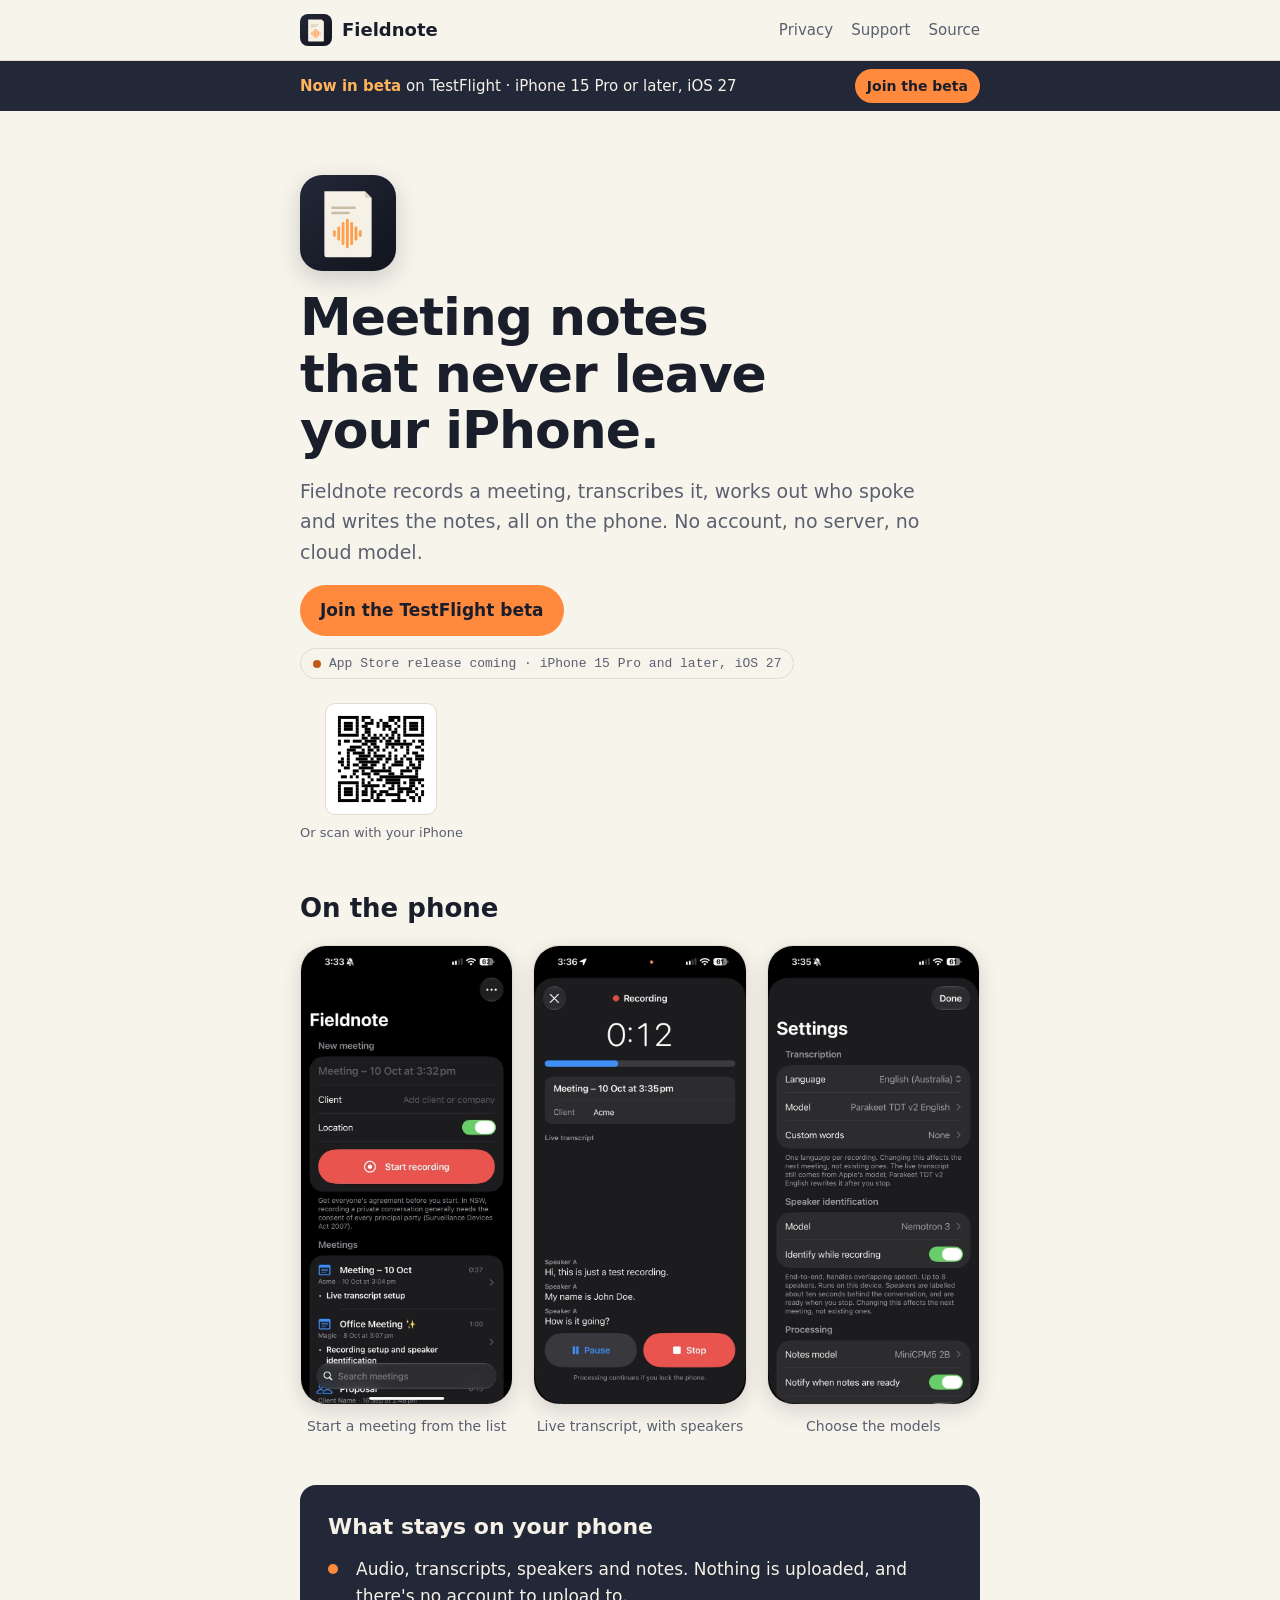
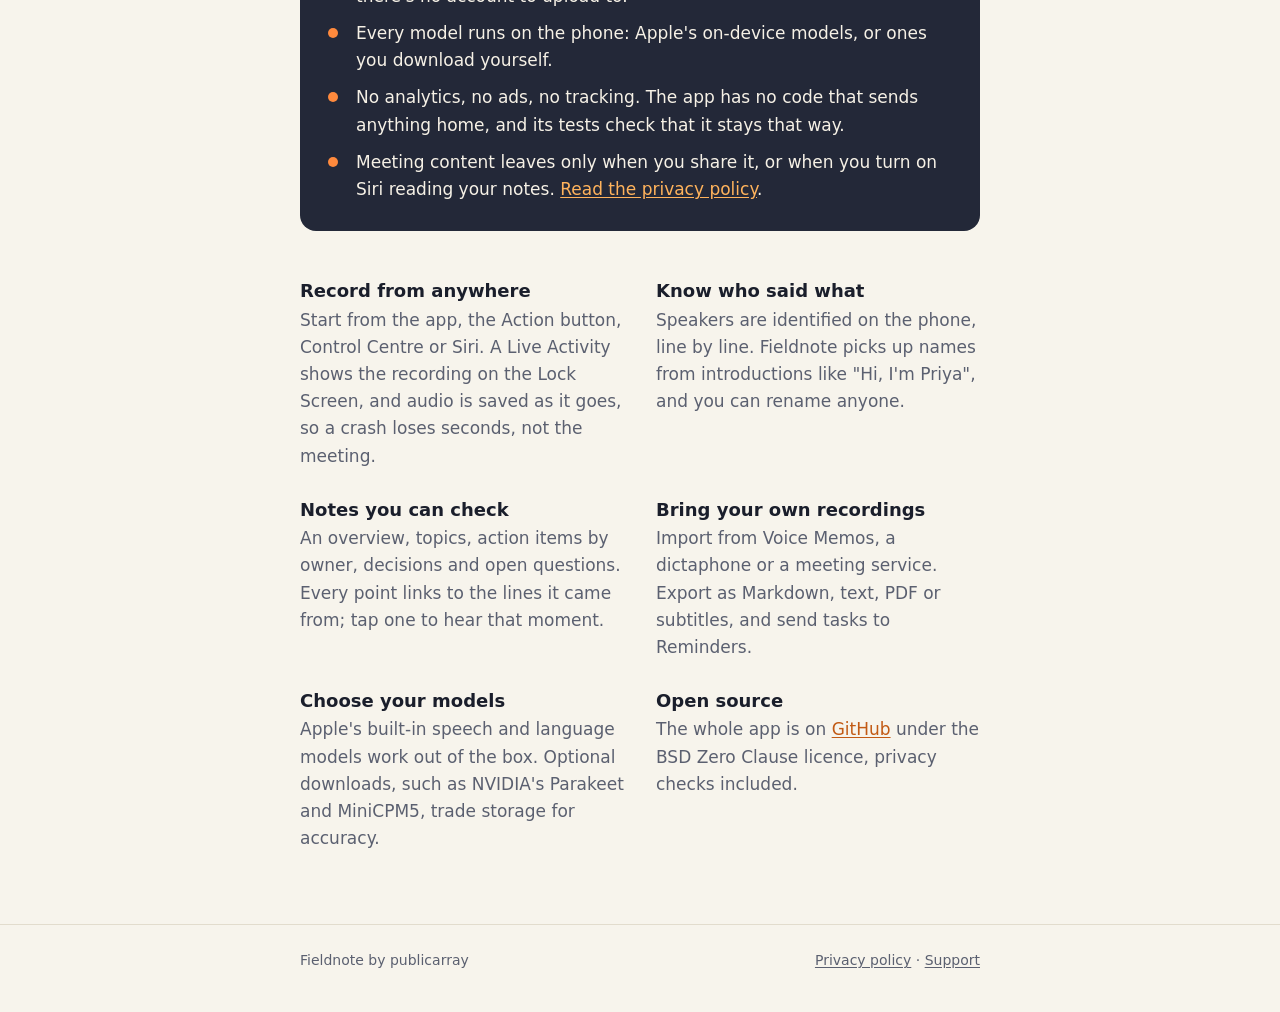
<file: docs/index.html>
<!doctype html>
<html lang="en">
<head>
<meta charset="utf-8">
<meta name="viewport" content="width=device-width, initial-scale=1">
<title>Fieldnote</title>
<meta name="description" content="A meeting recorder for iPhone that transcribes, works out who spoke and writes notes, all on the phone.">
<link rel="icon" href="icon.svg" type="image/svg+xml">
<meta property="og:title" content="Fieldnote">
<meta property="og:description" content="Meeting notes that never leave your iPhone. Transcripts, speakers and notes, all on the device.">
<meta property="og:image" content="https://array-ai.github.io/fieldnotes/social-preview.png">
<meta property="og:url" content="https://array-ai.github.io/fieldnotes/">
<meta name="twitter:card" content="summary_large_image">
<link rel="stylesheet" href="style.css">
</head>
<body>
<header class="site-head">
  <div class="wrap">
    <a class="brand" href="./"><img src="icon.svg" alt="">Fieldnote</a>
    <nav class="site-nav">
      <a href="privacy.html">Privacy</a>
      <a href="support.html">Support</a>
      <a href="https://github.com/array-ai/fieldnotes">Source</a>
    </nav>
  </div>
</header>
<aside class="beta" aria-label="TestFlight beta">
  <div class="wrap">
    <span><strong>Now in beta</strong> on TestFlight · iPhone 15 Pro or later, iOS 27</span>
    <a class="beta-button" href="https://testflight.apple.com/join/c2M82CMX">Join the beta</a>
  </div>
</aside>

<main class="wrap">
  <section class="hero">
    <img class="hero-icon" src="icon.svg" alt="Fieldnote app icon">
    <h1>Meeting notes that never leave your iPhone.</h1>
    <p>Fieldnote records a meeting, transcribes it, works out who spoke and writes the notes, all on the phone. No account, no server, no cloud model.</p>
    <div class="get-beta">
      <div class="hero-actions">
        <a class="beta-button" href="https://testflight.apple.com/join/c2M82CMX">Join the TestFlight beta</a>
        <span class="status">App Store release coming · iPhone 15 Pro and later, iOS 27</span>
      </div>
      <figure class="qr">
        <img src="testflight-qr.svg" width="112" height="112" alt="QR code for the Fieldnote TestFlight beta">
        <figcaption>Or scan with your iPhone</figcaption>
      </figure>
    </div>

  </section>

  <section class="screenshots" aria-labelledby="screenshots-title">
    <h2 id="screenshots-title" class="section-title">On the phone</h2>
    <div class="screenshots-grid">
      <figure>
        <img src="ui-list.jpg" width="600" height="1301" loading="lazy" alt="The meeting list: a New meeting card with title, client, location and Start recording, then recent meetings with their topics">
        <figcaption>Start a meeting from the list</figcaption>
      </figure>
      <figure>
        <img src="ui-recording.jpg" width="600" height="1301" loading="lazy" alt="Recording: timer, level meter, the meeting's title and client, the live transcript with speakers, and Pause and Stop">
        <figcaption>Live transcript, with speakers</figcaption>
      </figure>
      <figure>
        <img src="ui-settings.jpg" width="600" height="1301" loading="lazy" alt="Settings: transcription language and model, speaker identification and the notes model">
        <figcaption>Choose the models</figcaption>
      </figure>
    </div>
  </section>

  <section class="promise" aria-labelledby="promise-title">
    <h2 id="promise-title">What stays on your phone</h2>
    <ul>
      <li><span>Audio, transcripts, speakers and notes. Nothing is uploaded, and there's no account to upload to.</span></li>
      <li><span>Every model runs on the phone: Apple's on-device models, or ones you download yourself.</span></li>
      <li><span>No analytics, no ads, no tracking. The app has no code that sends anything home, and its tests check that it stays that way.</span></li>
      <li><span>Meeting content leaves only when you share it, or when you turn on Siri reading your notes. <a href="privacy.html">Read the privacy policy</a>.</span></li>
    </ul>
  </section>

  <section class="features" aria-label="Features">
    <div>
      <h3>Record from anywhere</h3>
      <p>Start from the app, the Action button, Control Centre or Siri. A Live Activity shows the recording on the Lock Screen, and audio is saved as it goes, so a crash loses seconds, not the meeting.</p>
    </div>
    <div>
      <h3>Know who said what</h3>
      <p>Speakers are identified on the phone, line by line. Fieldnote picks up names from introductions like "Hi, I'm Priya", and you can rename anyone.</p>
    </div>
    <div>
      <h3>Notes you can check</h3>
      <p>An overview, topics, action items by owner, decisions and open questions. Every point links to the lines it came from; tap one to hear that moment.</p>
    </div>
    <div>
      <h3>Bring your own recordings</h3>
      <p>Import from Voice Memos, a dictaphone or a meeting service. Export as Markdown, text, PDF or subtitles, and send tasks to Reminders.</p>
    </div>
    <div>
      <h3>Choose your models</h3>
      <p>Apple's built-in speech and language models work out of the box. Optional downloads, such as NVIDIA's Parakeet and MiniCPM5, trade storage for accuracy.</p>
    </div>
    <div>
      <h3>Open source</h3>
      <p>The whole app is on <a href="https://github.com/array-ai/fieldnotes">GitHub</a> under the BSD Zero Clause licence, privacy checks included.</p>
    </div>
  </section>
</main>

<footer class="site-foot">
  <div class="wrap">
    <span>Fieldnote by publicarray</span>
    <span><a href="privacy.html">Privacy policy</a> · <a href="support.html">Support</a></span>
  </div>
</footer>
</body>
</html>
</file>
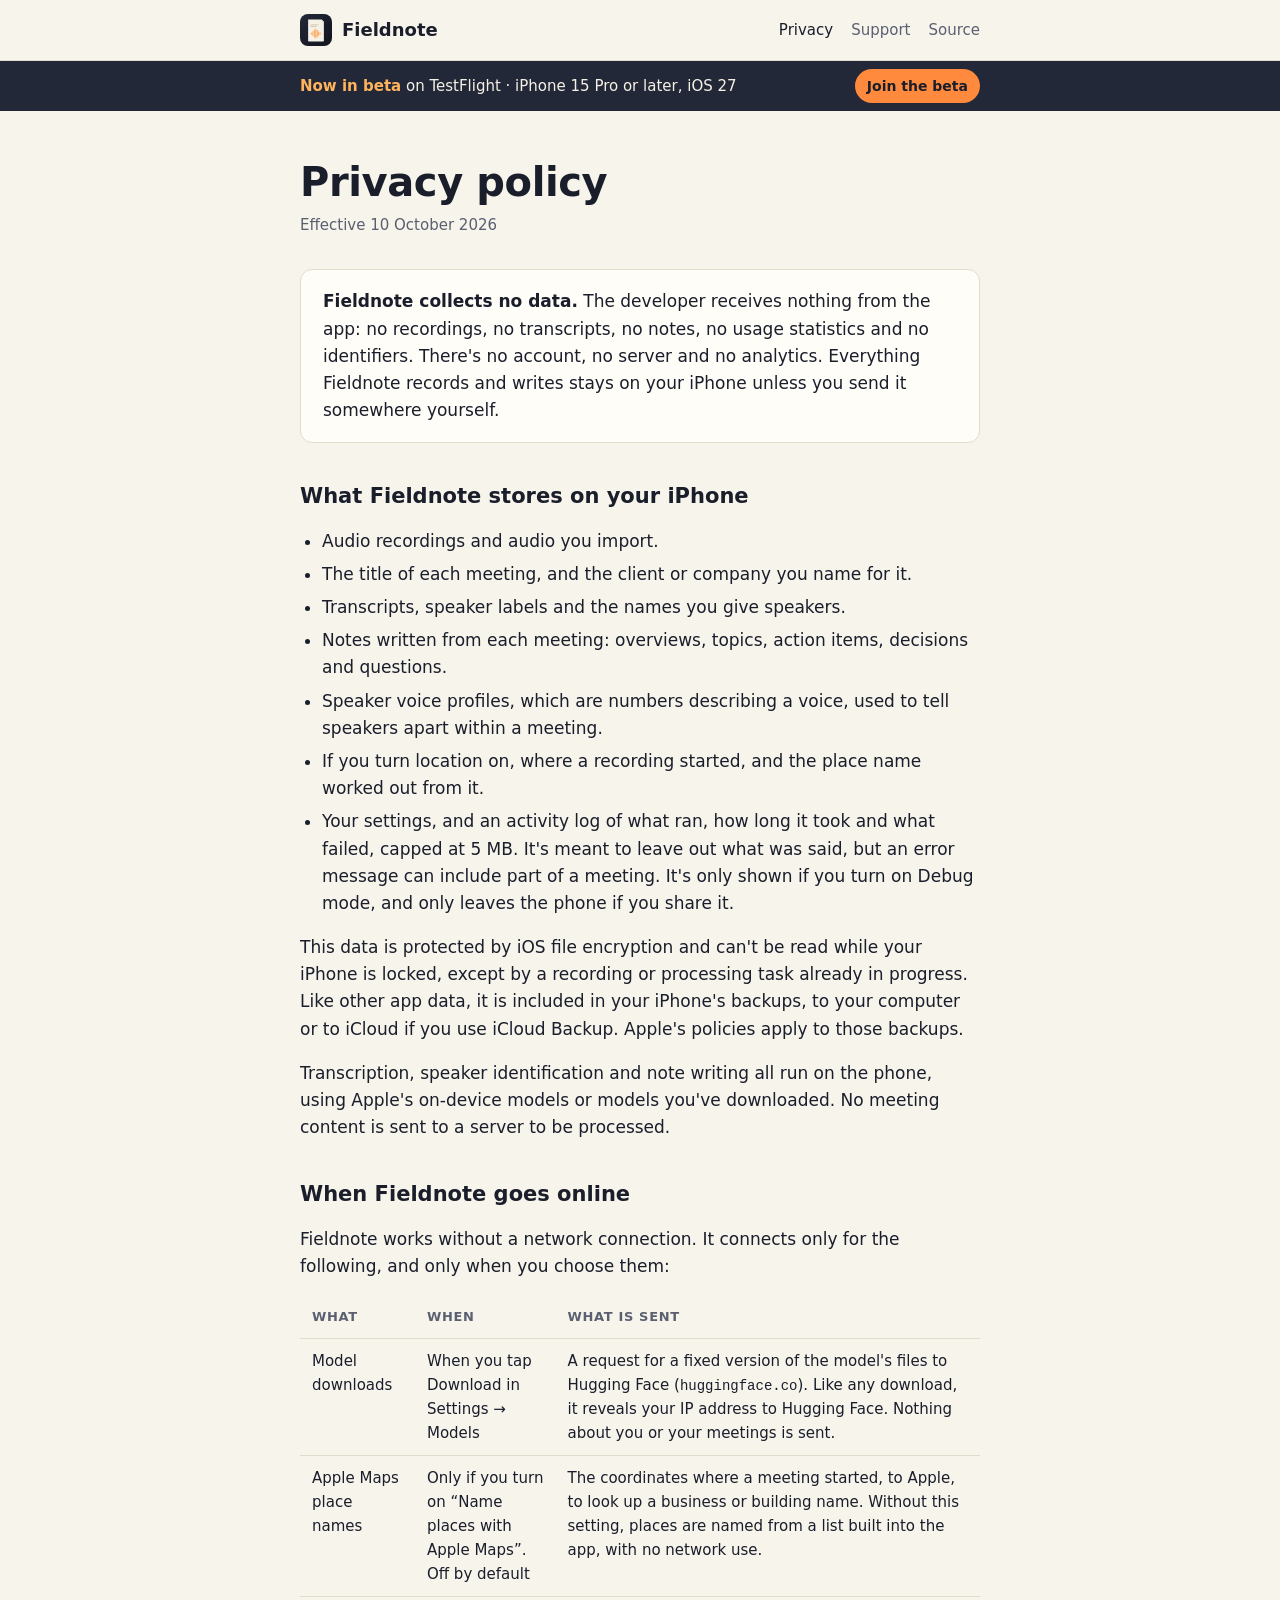
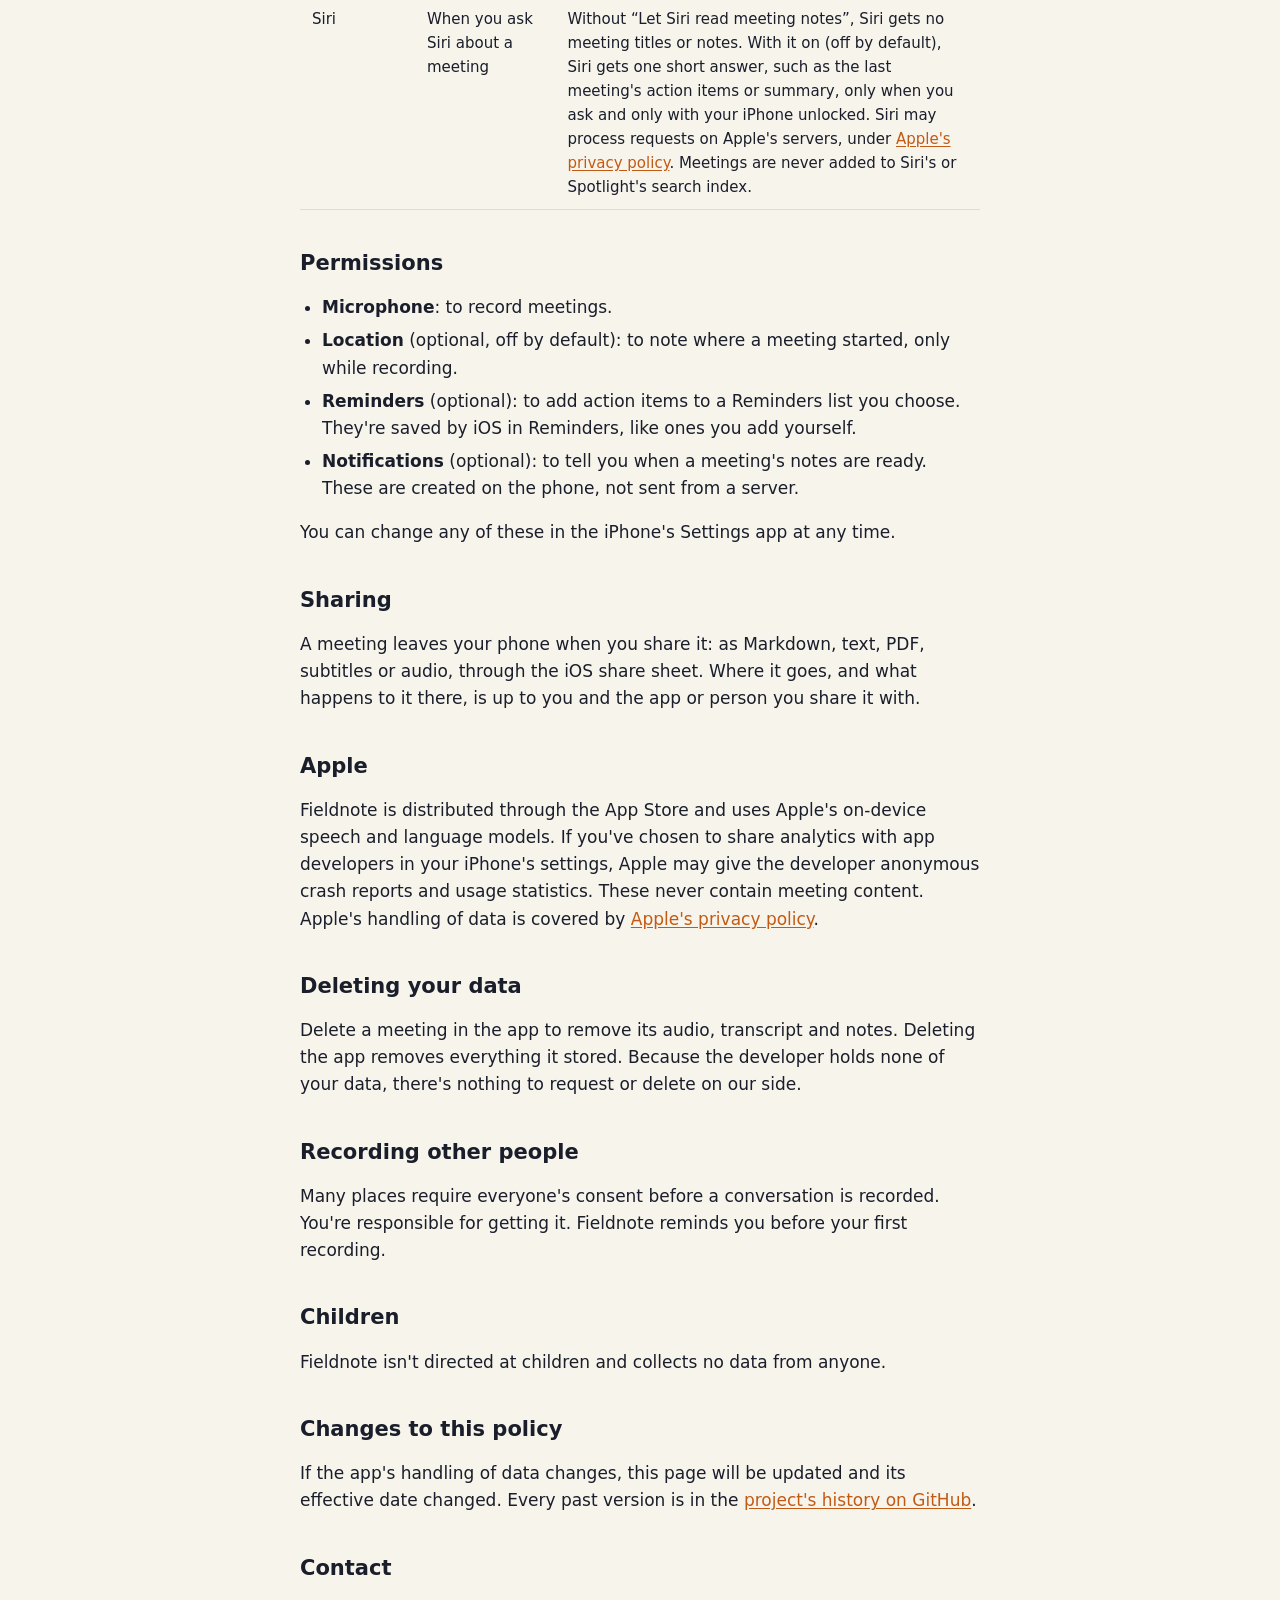
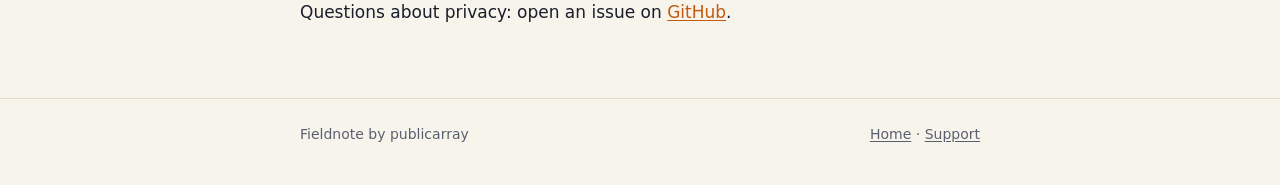
<file: docs/privacy.html>
<!doctype html>
<html lang="en">
<head>
<meta charset="utf-8">
<meta name="viewport" content="width=device-width, initial-scale=1">
<title>Fieldnote Privacy Policy</title>
<meta name="description" content="Fieldnote collects no data. What stays on your iPhone, the few things that can go online, and only when you choose them.">
<link rel="icon" href="icon.svg" type="image/svg+xml">
<link rel="stylesheet" href="style.css">
</head>
<body>
<header class="site-head">
  <div class="wrap">
    <a class="brand" href="./"><img src="icon.svg" alt="">Fieldnote</a>
    <nav class="site-nav">
      <a href="privacy.html" aria-current="page">Privacy</a>
      <a href="support.html">Support</a>
      <a href="https://github.com/array-ai/fieldnotes">Source</a>
    </nav>
  </div>
</header>
<aside class="beta" aria-label="TestFlight beta">
  <div class="wrap">
    <span><strong>Now in beta</strong> on TestFlight · iPhone 15 Pro or later, iOS 27</span>
    <a class="beta-button" href="https://testflight.apple.com/join/c2M82CMX">Join the beta</a>
  </div>
</aside>

<main class="wrap doc">
  <h1>Privacy policy</h1>
  <p class="effective">Effective 10 October 2026</p>

  <div class="summary-box">
    <p><strong>Fieldnote collects no data.</strong> The developer receives nothing from the app: no recordings, no transcripts, no notes, no usage statistics and no identifiers. There's no account, no server and no analytics. Everything Fieldnote records and writes stays on your iPhone unless you send it somewhere yourself.</p>
  </div>

  <h2>What Fieldnote stores on your iPhone</h2>
  <ul>
    <li>Audio recordings and audio you import.</li>
    <li>The title of each meeting, and the client or company you name for it.</li>
    <li>Transcripts, speaker labels and the names you give speakers.</li>
    <li>Notes written from each meeting: overviews, topics, action items, decisions and questions.</li>
    <li>Speaker voice profiles, which are numbers describing a voice, used to tell speakers apart within a meeting.</li>
    <li>If you turn location on, where a recording started, and the place name worked out from it.</li>
    <li>Your settings, and an activity log of what ran, how long it took and what failed, capped at 5 MB. It's meant to leave out what was said, but an error message can include part of a meeting. It's only shown if you turn on Debug mode, and only leaves the phone if you share it.</li>
  </ul>
  <p>This data is protected by iOS file encryption and can't be read while your iPhone is locked, except by a recording or processing task already in progress. Like other app data, it is included in your iPhone's backups, to your computer or to iCloud if you use iCloud Backup. Apple's policies apply to those backups.</p>
  <p>Transcription, speaker identification and note writing all run on the phone, using Apple's on-device models or models you've downloaded. No meeting content is sent to a server to be processed.</p>

  <h2>When Fieldnote goes online</h2>
  <p>Fieldnote works without a network connection. It connects only for the following, and only when you choose them:</p>
  <div class="table-wrap">
    <table>
      <thead>
        <tr><th>What</th><th>When</th><th>What is sent</th></tr>
      </thead>
      <tbody>
        <tr>
          <td>Model downloads</td>
          <td>When you tap Download in Settings → Models</td>
          <td>A request for a fixed version of the model's files to Hugging Face (<code>huggingface.co</code>). Like any download, it reveals your IP address to Hugging Face. Nothing about you or your meetings is sent.</td>
        </tr>
        <tr>
          <td>Apple Maps place names</td>
          <td>Only if you turn on “Name places with Apple Maps”. Off by default</td>
          <td>The coordinates where a meeting started, to Apple, to look up a business or building name. Without this setting, places are named from a list built into the app, with no network use.</td>
        </tr>
        <tr>
          <td>Siri</td>
          <td>When you ask Siri about a meeting</td>
          <td>Without “Let Siri read meeting notes”, Siri gets no meeting titles or notes. With it on (off by default), Siri gets one short answer, such as the last meeting's action items or summary, only when you ask and only with your iPhone unlocked. Siri may process requests on Apple's servers, under <a href="https://www.apple.com/legal/privacy/">Apple's privacy policy</a>. Meetings are never added to Siri's or Spotlight's search index.</td>
        </tr>
      </tbody>
    </table>
  </div>

  <h2>Permissions</h2>
  <ul>
    <li><strong>Microphone</strong>: to record meetings.</li>
    <li><strong>Location</strong> (optional, off by default): to note where a meeting started, only while recording.</li>
    <li><strong>Reminders</strong> (optional): to add action items to a Reminders list you choose. They're saved by iOS in Reminders, like ones you add yourself.</li>
    <li><strong>Notifications</strong> (optional): to tell you when a meeting's notes are ready. These are created on the phone, not sent from a server.</li>
  </ul>
  <p>You can change any of these in the iPhone's Settings app at any time.</p>

  <h2>Sharing</h2>
  <p>A meeting leaves your phone when you share it: as Markdown, text, PDF, subtitles or audio, through the iOS share sheet. Where it goes, and what happens to it there, is up to you and the app or person you share it with.</p>

  <h2>Apple</h2>
  <p>Fieldnote is distributed through the App Store and uses Apple's on-device speech and language models. If you've chosen to share analytics with app developers in your iPhone's settings, Apple may give the developer anonymous crash reports and usage statistics. These never contain meeting content. Apple's handling of data is covered by <a href="https://www.apple.com/legal/privacy/">Apple's privacy policy</a>.</p>

  <h2>Deleting your data</h2>
  <p>Delete a meeting in the app to remove its audio, transcript and notes. Deleting the app removes everything it stored. Because the developer holds none of your data, there's nothing to request or delete on our side.</p>

  <h2>Recording other people</h2>
  <p>Many places require everyone's consent before a conversation is recorded. You're responsible for getting it. Fieldnote reminds you before your first recording.</p>

  <h2>Children</h2>
  <p>Fieldnote isn't directed at children and collects no data from anyone.</p>

  <h2>Changes to this policy</h2>
  <p>If the app's handling of data changes, this page will be updated and its effective date changed. Every past version is in the <a href="https://github.com/array-ai/fieldnotes/commits/main/docs/privacy.html">project's history on GitHub</a>.</p>

  <h2>Contact</h2>
  <p>Questions about privacy: open an issue on <a href="https://github.com/array-ai/fieldnotes/issues">GitHub</a>.</p>
</main>

<footer class="site-foot">
  <div class="wrap">
    <span>Fieldnote by publicarray</span>
    <span><a href="./">Home</a> · <a href="support.html">Support</a></span>
  </div>
</footer>
</body>
</html>
</file>
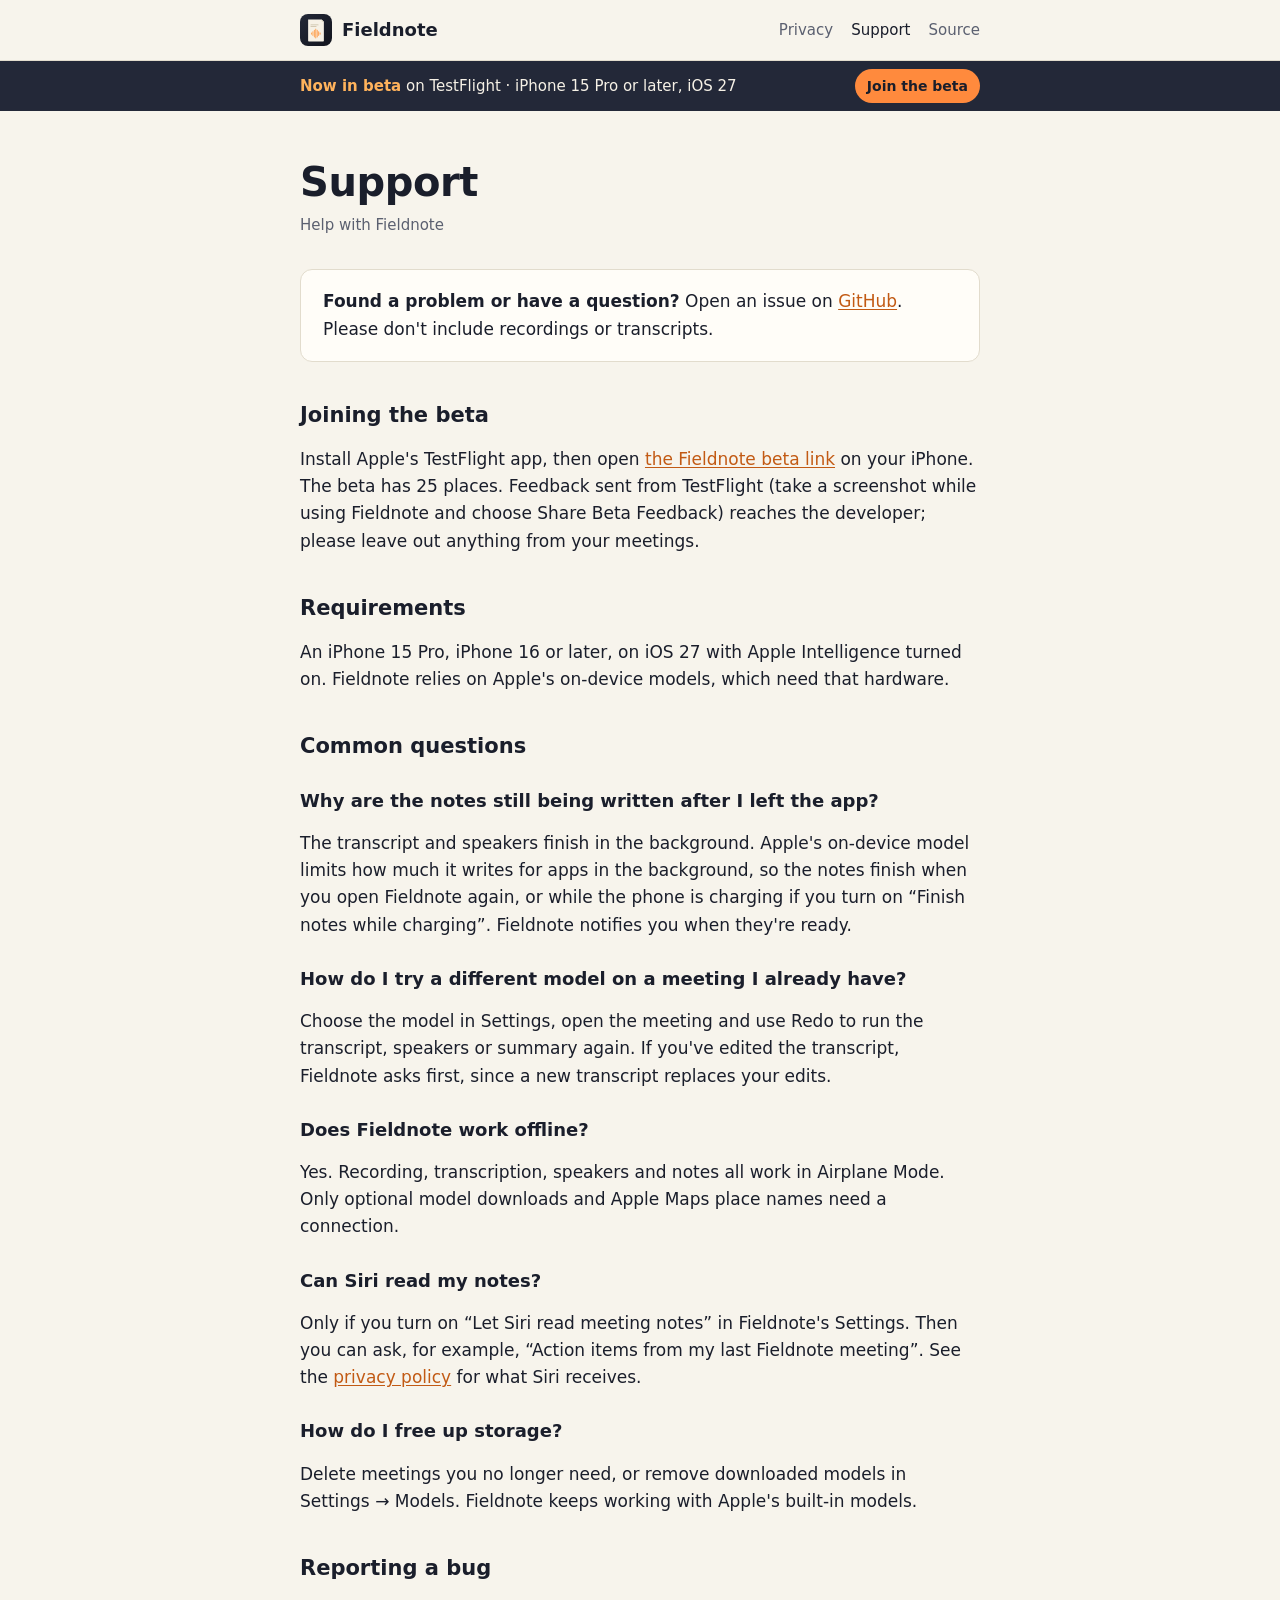
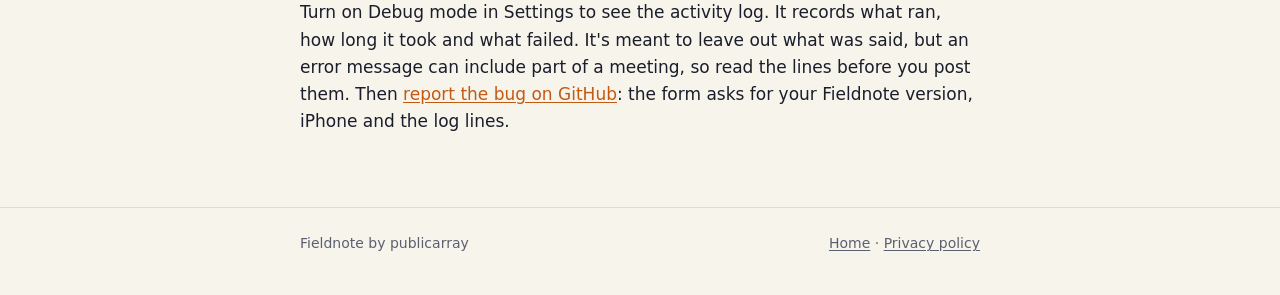
<file: docs/support.html>
<!doctype html>
<html lang="en">
<head>
<meta charset="utf-8">
<meta name="viewport" content="width=device-width, initial-scale=1">
<title>Fieldnote Support</title>
<meta name="description" content="Help with Fieldnote: requirements, common questions and how to report a problem.">
<link rel="icon" href="icon.svg" type="image/svg+xml">
<link rel="stylesheet" href="style.css">
</head>
<body>
<header class="site-head">
  <div class="wrap">
    <a class="brand" href="./"><img src="icon.svg" alt="">Fieldnote</a>
    <nav class="site-nav">
      <a href="privacy.html">Privacy</a>
      <a href="support.html" aria-current="page">Support</a>
      <a href="https://github.com/array-ai/fieldnotes">Source</a>
    </nav>
  </div>
</header>
<aside class="beta" aria-label="TestFlight beta">
  <div class="wrap">
    <span><strong>Now in beta</strong> on TestFlight · iPhone 15 Pro or later, iOS 27</span>
    <a class="beta-button" href="https://testflight.apple.com/join/c2M82CMX">Join the beta</a>
  </div>
</aside>

<main class="wrap doc">
  <h1>Support</h1>
  <p class="effective">Help with Fieldnote</p>

  <div class="summary-box">
    <p><strong>Found a problem or have a question?</strong> Open an issue on <a href="https://github.com/array-ai/fieldnotes/issues">GitHub</a>. Please don't include recordings or transcripts.</p>
  </div>

  <h2>Joining the beta</h2>
  <p>Install Apple's TestFlight app, then open <a href="https://testflight.apple.com/join/c2M82CMX">the Fieldnote beta link</a> on your iPhone. The beta has 25 places. Feedback sent from TestFlight (take a screenshot while using Fieldnote and choose Share Beta Feedback) reaches the developer; please leave out anything from your meetings.</p>

  <h2>Requirements</h2>
  <p>An iPhone 15 Pro, iPhone 16 or later, on iOS 27 with Apple Intelligence turned on. Fieldnote relies on Apple's on-device models, which need that hardware.</p>

  <h2>Common questions</h2>

  <h3>Why are the notes still being written after I left the app?</h3>
  <p>The transcript and speakers finish in the background. Apple's on-device model limits how much it writes for apps in the background, so the notes finish when you open Fieldnote again, or while the phone is charging if you turn on “Finish notes while charging”. Fieldnote notifies you when they're ready.</p>

  <h3>How do I try a different model on a meeting I already have?</h3>
  <p>Choose the model in Settings, open the meeting and use Redo to run the transcript, speakers or summary again. If you've edited the transcript, Fieldnote asks first, since a new transcript replaces your edits.</p>

  <h3>Does Fieldnote work offline?</h3>
  <p>Yes. Recording, transcription, speakers and notes all work in Airplane Mode. Only optional model downloads and Apple Maps place names need a connection.</p>

  <h3>Can Siri read my notes?</h3>
  <p>Only if you turn on “Let Siri read meeting notes” in Fieldnote's Settings. Then you can ask, for example, “Action items from my last Fieldnote meeting”. See the <a href="privacy.html">privacy policy</a> for what Siri receives.</p>

  <h3>How do I free up storage?</h3>
  <p>Delete meetings you no longer need, or remove downloaded models in Settings → Models. Fieldnote keeps working with Apple's built-in models.</p>

  <h2>Reporting a bug</h2>
  <p>Turn on Debug mode in Settings to see the activity log. It records what ran, how long it took and what failed. It's meant to leave out what was said, but an error message can include part of a meeting, so read the lines before you post them. Then <a href="https://github.com/array-ai/fieldnotes/issues/new?template=bug_report.yml">report the bug on GitHub</a>: the form asks for your Fieldnote version, iPhone and the log lines.</p>
</main>

<footer class="site-foot">
  <div class="wrap">
    <span>Fieldnote by publicarray</span>
    <span><a href="./">Home</a> · <a href="privacy.html">Privacy policy</a></span>
  </div>
</footer>
</body>
</html>
</file>
<file: docs/style.css>
/* Fieldnote's site. System fonts and nothing loaded from anywhere else: the site
   makes no third-party requests, like the app. Colours come from the app icon:
   the dark navy ground, the paper page and the orange waveform. */
:root {
  --bg: #f7f4ec;
  --surface: #fffdf8;
  --fg: #1a1e2b;
  --muted: #5b6070;
  --line: #e2dccd;
  --accent: #c25a14;
  --accent-strong: #a84c0f;
  --ink: #232838;
  --on-ink: #f6f1e6;
  --font: -apple-system, BlinkMacSystemFont, "SF Pro Text", "Segoe UI", system-ui, sans-serif;
  --display: -apple-system, BlinkMacSystemFont, "SF Pro Display", "Segoe UI", system-ui, sans-serif;
  --mono: ui-monospace, "SF Mono", Menlo, Consolas, monospace;
  color-scheme: light;
}
@media (prefers-color-scheme: dark) {
  :root {
    --bg: #12141d;
    --surface: #1a1e2b;
    --fg: #ece7dc;
    --muted: #a3a7b5;
    --line: #2c3243;
    --accent: #ffa057;
    --accent-strong: #ffb35c;
    --ink: #0c0e15;
    --on-ink: #f6f1e6;
    color-scheme: dark;
  }
}

* { box-sizing: border-box; }
html { -webkit-text-size-adjust: 100%; }
body {
  margin: 0;
  background: var(--bg);
  color: var(--fg);
  font: 400 17px/1.6 var(--font);
}
a { color: var(--accent); text-underline-offset: 2px; }
a:hover { color: var(--accent-strong); }
a:focus-visible { outline: 2px solid var(--accent); outline-offset: 2px; border-radius: 3px; }
img { max-width: 100%; }

.wrap { max-width: 720px; margin: 0 auto; padding-inline: 20px; }

/* Header and footer */
.site-head { border-bottom: 1px solid var(--line); }
.site-head .wrap { display: flex; align-items: center; justify-content: space-between; gap: 16px; flex-wrap: wrap; padding-block: 14px; }
.brand { display: flex; align-items: center; gap: 10px; color: var(--fg); text-decoration: none; font: 600 18px/1 var(--display); }
.brand img { width: 32px; height: 32px; border-radius: 8px; }
.site-nav { display: flex; gap: 18px; font-size: 15px; }
.site-nav a { color: var(--muted); text-decoration: none; }
.site-nav a:hover, .site-nav a[aria-current="page"] { color: var(--fg); }
.site-foot { border-top: 1px solid var(--line); margin-top: 72px; }
.site-foot .wrap { padding-block: 24px 40px; color: var(--muted); font-size: 14px; display: flex; flex-wrap: wrap; gap: 8px 20px; justify-content: space-between; }
.site-foot a { color: var(--muted); }

/* TestFlight beta banner, on every page */
.beta { background: var(--ink); color: var(--on-ink); font-size: 15px; }
.beta .wrap { display: flex; align-items: center; justify-content: space-between; gap: 8px 16px; flex-wrap: wrap; padding-block: 8px; }
.beta .beta-button { font-size: 14px; padding: 6px 12px; }
.beta strong { color: #ffb35c; }
.beta-button { display: inline-block; background: #ff8a3d; color: #1a1e2b; font-weight: 600; text-decoration: none; padding: 8px 14px; border-radius: 999px; white-space: nowrap; }
.beta-button:hover { background: #ffb35c; color: #1a1e2b; }
.beta-button:focus-visible { outline: 2px solid var(--fg); outline-offset: 2px; }

/* Home */
/* The beta button and its QR code side by side; the code only for computer visitors,
   as on the phone itself the button is the way in. */
.get-beta { display: flex; align-items: center; justify-content: space-between; gap: 24px; flex-wrap: wrap; }
.hero-actions { display: flex; flex-direction: column; align-items: flex-start; gap: 12px; min-width: 0; }
.hero-actions .beta-button { font-size: 17px; padding: 12px 20px; }
.qr { display: none; margin: 0; flex-direction: column; align-items: center; gap: 8px; }
.qr img { display: block; background: #fff; padding: 6px; border-radius: 10px; border: 1px solid var(--line); }
.qr figcaption { color: var(--muted); font-size: 13px; }
@media (hover: hover) and (min-width: 700px) { .qr { display: flex; } }
.hero { padding-block: 64px 40px; display: grid; gap: 18px; }
.hero-icon { width: 96px; height: 96px; border-radius: 22px; box-shadow: 0 8px 24px rgb(18 20 29 / .18); }
.hero h1 { font: 700 clamp(34px, 7vw, 52px)/1.08 var(--display); letter-spacing: -0.02em; margin: 0; text-wrap: balance; }
.hero p { margin: 0; font-size: 19px; color: var(--muted); max-width: 34em; }
.status { display: inline-flex; align-items: center; gap: 8px; font: 500 13px/1 var(--mono); color: var(--muted); border: 1px solid var(--line); border-radius: 999px; padding: 8px 12px; width: fit-content; }
.status::before { content: ""; width: 8px; height: 8px; border-radius: 50%; background: var(--accent); }

.promise { background: var(--ink); color: var(--on-ink); border-radius: 16px; padding: 28px; display: grid; gap: 14px; margin-block: 8px 48px; }
.promise h2 { margin: 0; font: 600 22px/1.3 var(--display); }
.promise ul { margin: 0; padding: 0; list-style: none; display: grid; gap: 10px; }
.promise li { display: grid; grid-template-columns: 18px minmax(0, 1fr); gap: 10px; }
.promise li::before { content: ""; width: 10px; height: 10px; margin-top: 8px; border-radius: 50%; background: #ff8a3d; }
.promise a { color: #ffb35c; }

.features { display: grid; grid-template-columns: repeat(auto-fit, minmax(min(100%, 300px), 1fr)); gap: 28px 32px; }
.features h3 { margin: 0 0 4px; font: 600 18px/1.3 var(--display); }
.features p { margin: 0; color: var(--muted); }

.section-title { font: 600 26px/1.25 var(--display); margin: 56px 0 20px; text-wrap: balance; }

/* Long-form pages: privacy policy and support */
.doc { padding-block: 48px 0; }
.doc h1 { font: 700 clamp(30px, 6vw, 40px)/1.15 var(--display); letter-spacing: -0.01em; margin: 0 0 8px; text-wrap: balance; }
.doc .effective { color: var(--muted); font-size: 15px; margin: 0 0 32px; }
.doc h2 { font: 600 21px/1.3 var(--display); margin: 40px 0 10px; text-wrap: balance; }
.doc h3 { font: 600 18px/1.35 var(--display); margin: 28px 0 6px; text-wrap: balance; }
.doc p, .doc li { max-width: 40em; }
.doc ul { padding-left: 22px; display: grid; gap: 6px; }
.summary-box { background: var(--surface); border: 1px solid var(--line); border-radius: 12px; padding: 18px 22px; }
.summary-box p { margin: 0; }
.table-wrap { overflow-x: auto; }
table { border-collapse: collapse; width: 100%; font-size: 15px; }
th, td { text-align: left; vertical-align: top; padding: 10px 12px; border-bottom: 1px solid var(--line); }
th { font-weight: 600; color: var(--muted); font-size: 13px; text-transform: uppercase; letter-spacing: .05em; }

code { font: 14px/1.4 var(--mono); }

/* Screenshots: all three in one row from 560px wide, two per row below that. */
.screenshots { margin-block: 8px 48px; }
.screenshots .section-title { margin-top: 0; }
.screenshots-grid { display: grid; grid-template-columns: repeat(2, minmax(0, 1fr)); gap: 20px; }
@media (min-width: 560px) { .screenshots-grid { grid-template-columns: repeat(3, minmax(0, 1fr)); } }
.screenshots-grid figure { margin: 0; display: grid; gap: 10px; justify-items: center; }
.screenshots-grid img { width: 100%; max-width: 240px; height: auto; border-radius: 26px; border: 1px solid var(--line); background: #000; box-shadow: 0 6px 20px rgb(18 20 29 / .14); }
.screenshots-grid figcaption { color: var(--muted); font-size: 14px; text-align: center; }
</file>
